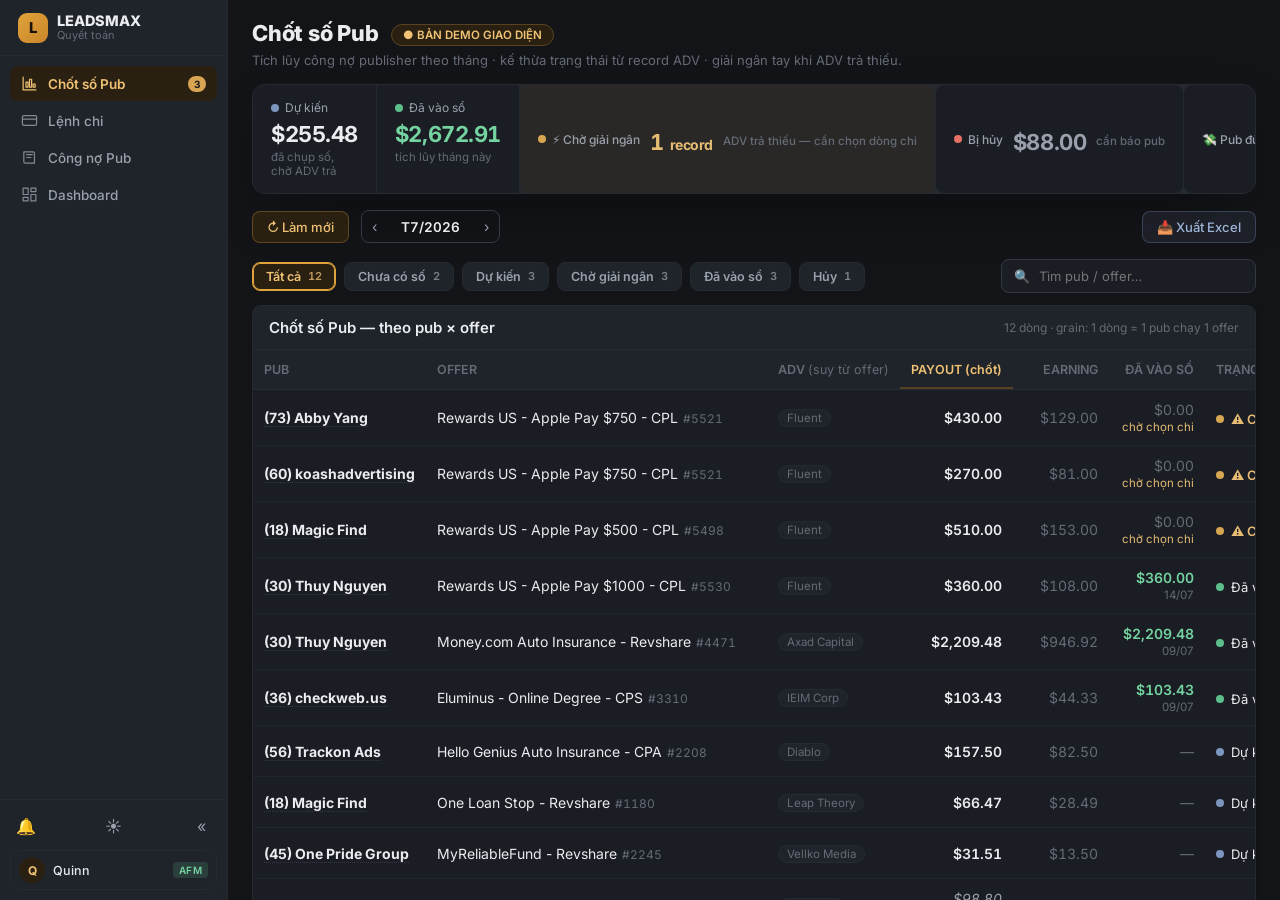
<file: index.html>
<!DOCTYPE html>
<html lang="vi" class="">
<head>
  <meta charset="UTF-8">
  <meta name="viewport" content="width=device-width, initial-scale=1.0">
  <title>Chốt số Pub — LeadsMax (demo AM_PUB)</title>
  <link rel="preconnect" href="https://fonts.googleapis.com">
  <link rel="preconnect" href="https://fonts.gstatic.com" crossorigin>
  <link href="https://fonts.googleapis.com/css2?family=Inter:wght@400;500;600;700;800&display=swap" rel="stylesheet">
  <link rel="stylesheet" href="ember.css">
</head>
<body>
  <div class="app-root">
    <div id="shell"></div>
    <div class="app-main">
      <div class="app-content" id="pageBody"></div>
    </div>
  </div>
  <div id="drawerHost"></div>
  <div id="dialogHost"></div>

  <script src="app.js"></script>
  <script>boot();</script>
</body>
</html>
</file>
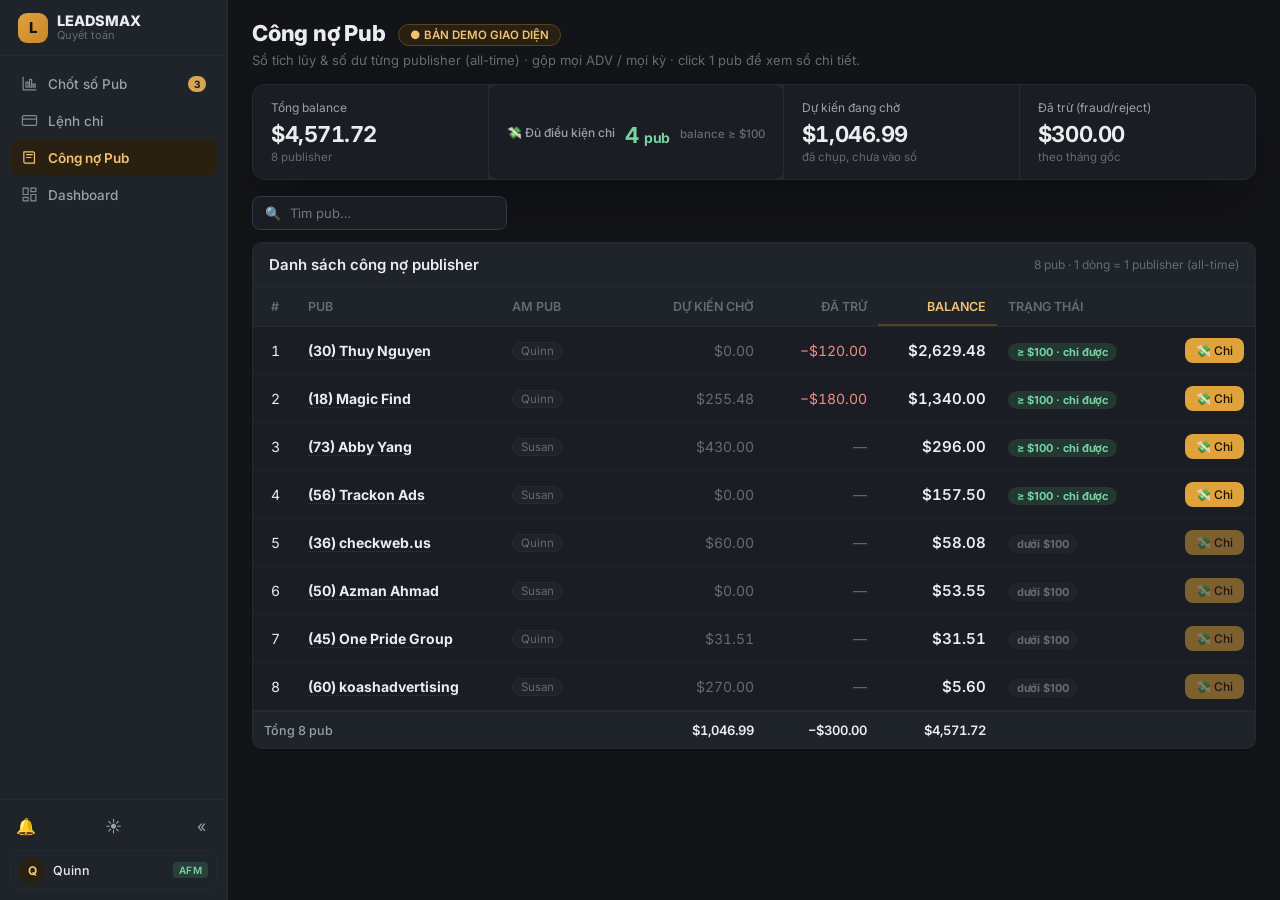
<file: cong-no.html>
<!DOCTYPE html>
<html lang="vi" class="">
<head>
  <meta charset="UTF-8">
  <meta name="viewport" content="width=device-width, initial-scale=1.0">
  <title>Công nợ Pub — LeadsMax (demo AM_PUB)</title>
  <link rel="preconnect" href="https://fonts.googleapis.com">
  <link rel="preconnect" href="https://fonts.gstatic.com" crossorigin>
  <link href="https://fonts.googleapis.com/css2?family=Inter:wght@400;500;600;700;800&display=swap" rel="stylesheet">
  <link rel="stylesheet" href="ember.css">
</head>
<body>
  <div class="app-root">
    <div id="shell"></div>
    <div class="app-main">
      <div class="app-content" id="pageBody"></div>
    </div>
  </div>
  <div id="drawerHost"></div>
  <div id="dialogHost"></div>

  <script src="app.js"></script>
  <script>boot({ mode: 'congno' });</script>
</body>
</html>
</file>
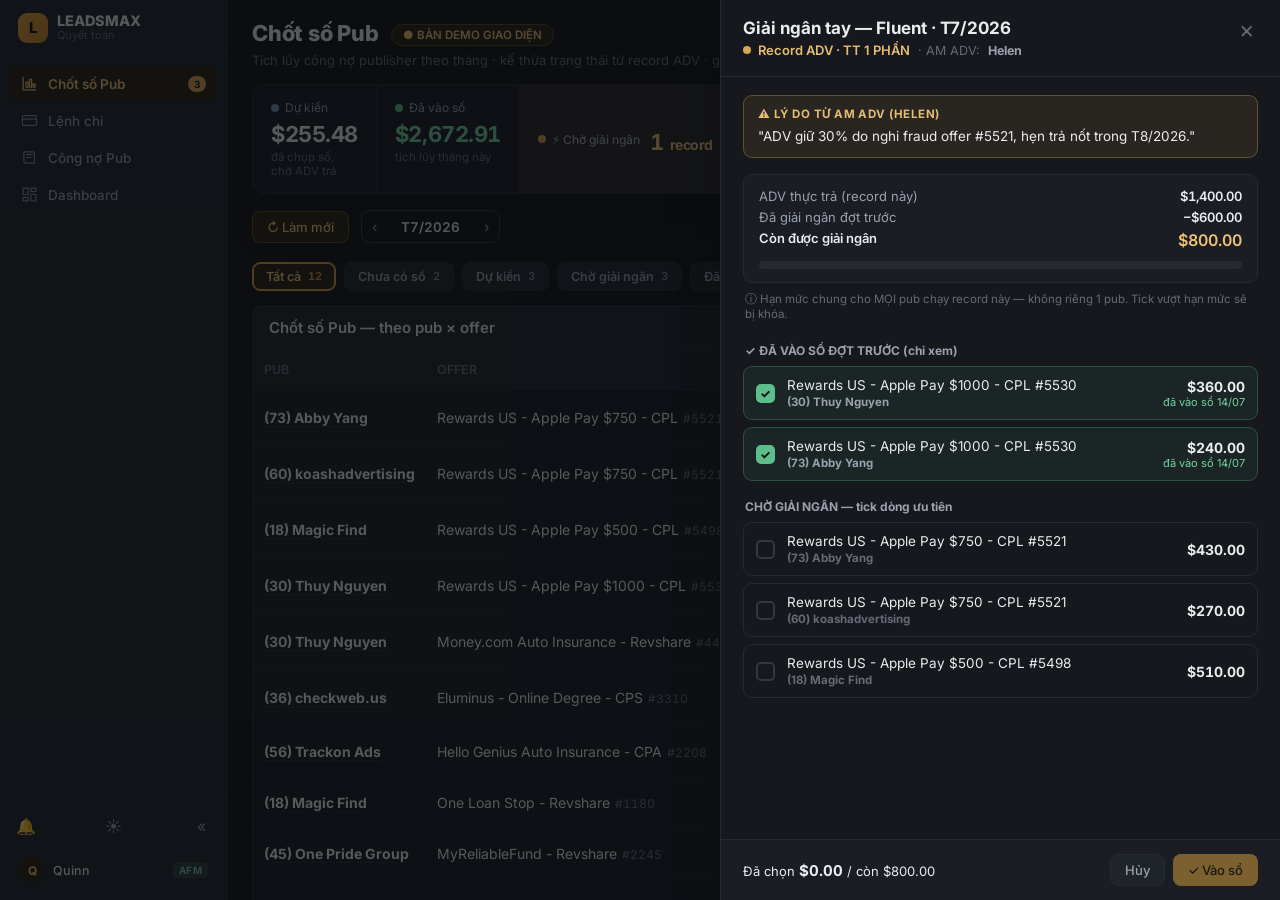
<file: giai-ngan.html>
<!DOCTYPE html>
<html lang="vi" class="">
<head>
  <meta charset="UTF-8">
  <meta name="viewport" content="width=device-width, initial-scale=1.0">
  <title>Giải ngân tay — LeadsMax (demo AM_PUB)</title>
  <link rel="preconnect" href="https://fonts.googleapis.com">
  <link rel="preconnect" href="https://fonts.gstatic.com" crossorigin>
  <link href="https://fonts.googleapis.com/css2?family=Inter:wght@400;500;600;700;800&display=swap" rel="stylesheet">
  <link rel="stylesheet" href="ember.css">
</head>
<body>
  <div class="app-root">
    <div id="shell"></div>
    <div class="app-main">
      <div class="app-content" id="pageBody"></div>
    </div>
  </div>
  <div id="drawerHost"></div>
  <div id="dialogHost"></div>

  <script src="app.js"></script>
  <script>boot({ openDrawer: 'fluent' });</script>
</body>
</html>
</file>
<file: ember.css>
/* ============================================================
   LeadsMax — Ember design tokens + component CSS (MOCKUP)
   Trích trung thực từ src/style/tokens.css + lm-components.css.
   Chỉ dùng cho landing page demo module AM_PUB (chốt số Pub).
   ============================================================ */

/* ── Tokens: DARK (default) ───────────────────────────────── */
:root {
  --lm-bg-deep:#131418; --lm-bg-card:#1A1D23; --lm-bg-header:#1F232A;
  --lm-bg-hover:#1F232A; --lm-bg-overlay:#21252C; --lm-bg-sidebar:#16181D;
  --lm-border:#252A31; --lm-border-strong:#333944; --lm-row-border:rgba(37,42,49,.6);
  --lm-accent:#E0A33B; --lm-accent-hover:#C8862A; --lm-accent-subtle:#2A2012; --lm-accent-line:#574321;
  --lm-success:#5DBE8C; --lm-warning:#D8A552; --lm-error:#E47163; --lm-purple:#9A8CC0;
  --lm-slate:#7C96C0; --lm-grey:#717983;
  --lm-text:#EAECEF; --lm-text-secondary:#9AA1AC; --lm-text-dim:#646B76; --lm-text-disabled:#4A5059;
  --lm-accent-text:#F0C374; --lm-accent-soft-text:#F3D199; --lm-success-text:#74D3A0;
  --lm-green-text:#74D3A0; --lm-warning-text:#E6BC73; --lm-error-text:#F08C7F; --lm-info-text:#9DB4D6;
  --lm-stripe:rgba(255,255,255,.02); --lm-mask:rgba(10,11,14,.66);
  --lm-shadow-sm:0 1px 2px rgba(0,0,0,.30); --lm-shadow-md:0 24px 60px -20px rgba(0,0,0,.45);
  --lm-radius:9px; --lm-radius-lg:13px;
  --lm-alert-row-sticky:#221619; --lm-dirty-row-sticky:#211C12; --lm-scrollbar-thumb:#333944;
  --lm-font:'Inter',system-ui,'Segoe UI',Roboto,'Helvetica Neue',Arial,sans-serif;
  color-scheme:dark;
}
/* ── Tokens: LIGHT ────────────────────────────────────────── */
html.light {
  --lm-bg-deep:#F7F6F3; --lm-bg-card:#FFFFFF; --lm-bg-header:#F4F3EF;
  --lm-bg-hover:#F4F3EF; --lm-bg-overlay:#FFFFFF; --lm-bg-sidebar:#FFFFFF;
  --lm-border:#ECEAE4; --lm-border-strong:#DEDBD2; --lm-row-border:#ECEAE4;
  --lm-accent:#B5791C; --lm-accent-hover:#996414; --lm-accent-subtle:#F6ECD6; --lm-accent-line:#E3CFA3;
  --lm-success:#2F8157; --lm-warning:#B07A14; --lm-error:#C13B2E; --lm-purple:#6B5BA6;
  --lm-slate:#4D6699; --lm-grey:#8A8478;
  --lm-text:#1A1814; --lm-text-secondary:#5E5A52; --lm-text-dim:#9C988D; --lm-text-disabled:#C2BEB3;
  --lm-accent-text:#8A5E14; --lm-accent-soft-text:#6F4B10; --lm-success-text:#226A45;
  --lm-green-text:#226A45; --lm-warning-text:#8A5E14; --lm-error-text:#A82E22; --lm-info-text:#3F5985;
  --lm-stripe:rgba(26,24,20,.02); --lm-mask:rgba(40,38,34,.35);
  --lm-shadow-sm:0 1px 2px rgba(26,24,20,.06); --lm-shadow-md:0 26px 60px -26px rgba(26,24,20,.25);
  --lm-alert-row-sticky:#FCF1EE; --lm-dirty-row-sticky:#FBF3E1; --lm-scrollbar-thumb:#DEDBD2;
  color-scheme:light;
}

/* ── Reset + base ─────────────────────────────────────────── */
* { box-sizing:border-box; }
html,body { margin:0; padding:0; height:100%; }
body { font-family:var(--lm-font); font-size:14.5px; background:var(--lm-bg-deep); color:var(--lm-text); -webkit-font-smoothing:antialiased; }
::-webkit-scrollbar { width:10px; height:10px; }
::-webkit-scrollbar-thumb { background:var(--lm-scrollbar-thumb); border-radius:5px; }
::-webkit-scrollbar-track { background:transparent; }
a { color:inherit; text-decoration:none; }
button { font-family:inherit; }

/* ── App shell (sidebar + main) ───────────────────────────── */
.app-root { display:flex; min-height:100vh; background:var(--lm-bg-deep); }
.sidebar { position:sticky; top:0; height:100vh; width:228px; flex-shrink:0; display:flex; flex-direction:column;
  background:var(--lm-bg-header); border-right:1px solid var(--lm-border); z-index:100; }
.sb-logo { height:56px; flex-shrink:0; display:flex; align-items:center; gap:9px; padding:0 18px; border-bottom:1px solid var(--lm-border); }
.logo-mark { width:30px; height:30px; border-radius:9px; background:linear-gradient(135deg,var(--lm-accent),var(--lm-accent-hover));
  display:grid; place-items:center; color:#1a1206; font-weight:800; font-size:15px; }
.logo-text b { display:block; font-size:14.5px; font-weight:800; color:var(--lm-text); line-height:1.15; }
.logo-text small { display:block; font-size:11px; color:var(--lm-text-dim); margin-top:-1px; }
.sb-nav { flex:1; overflow-y:auto; padding:10px; display:flex; flex-direction:column; gap:2px; }
.sb-link { position:relative; display:flex; align-items:center; gap:10px; padding:9px 11px; border-radius:8px;
  color:var(--lm-text-secondary); font-size:13.5px; font-weight:500; white-space:nowrap; cursor:pointer; transition:color .15s, background .15s; }
.sb-link:hover { color:var(--lm-text); background:var(--lm-bg-hover); }
.sb-link.active { color:var(--lm-accent-text); background:var(--lm-accent-subtle); font-weight:600; }
.sb-ico { width:17px; height:17px; flex-shrink:0; opacity:.82; }
.sb-link.active .sb-ico { opacity:1; }
.sb-label { flex:1; }
.sb-badge { background:var(--lm-warning); color:#14161c; font-size:10px; font-weight:700; padding:1px 6px; border-radius:9px; min-width:16px; text-align:center; line-height:14px; }
.sb-footer { flex-shrink:0; padding:10px; border-top:1px solid var(--lm-border); display:flex; flex-direction:column; gap:8px; }
.sb-actions { display:flex; align-items:center; justify-content:space-between; gap:4px; }
.sb-action-btn { display:inline-flex; align-items:center; justify-content:center; width:32px; height:32px; border-radius:8px; border:none; background:transparent; color:var(--lm-text-secondary); font-size:16px; cursor:pointer; transition:color .15s, background .15s; }
.sb-action-btn:hover { color:var(--lm-text); background:var(--lm-bg-hover); }
.user-chip { display:flex; align-items:center; gap:8px; padding:6px 8px; background:var(--lm-bg-hover); border:1px solid var(--lm-border); border-radius:10px; cursor:pointer; overflow:hidden; }
.user-chip:hover { border-color:var(--lm-accent); background:var(--lm-bg-overlay); }
.user-avatar { display:inline-flex; align-items:center; justify-content:center; width:26px; height:26px; flex-shrink:0; border-radius:50%; background:var(--lm-accent-subtle); color:var(--lm-accent-text); font-size:12px; font-weight:700; }
.user-name { flex:1; color:var(--lm-text); font-size:12.5px; font-weight:500; overflow:hidden; text-overflow:ellipsis; white-space:nowrap; }
.role-badge { font-size:10px; font-weight:600; text-transform:uppercase; letter-spacing:.04em; padding:2px 6px; border-radius:4px; flex-shrink:0; }
.role-badge--afm { background:color-mix(in srgb,var(--lm-success) 18%,transparent); color:var(--lm-success-text); }
.app-main { flex:1; min-width:0; display:flex; flex-direction:column; height:100vh; overflow:hidden; }
.app-content { flex:1; overflow-y:auto; }

/* ── Page + toolbar ───────────────────────────────────────── */
.page { padding:20px 24px; background:var(--lm-bg-deep); min-height:100%; }
.page-h1 { font-size:22px; font-weight:800; margin:0 0 4px; letter-spacing:-.01em; }
.page-sub { color:var(--lm-text-dim); font-size:13px; margin:0 0 16px; }
.toolbar { display:flex; align-items:center; gap:12px; margin-bottom:16px; flex-wrap:wrap; }

/* ── Buttons ──────────────────────────────────────────────── */
.btn { display:inline-flex; align-items:center; gap:6px; padding:7px 14px; border-radius:8px; font-size:13px; font-weight:500; cursor:pointer; border:1px solid transparent; transition:background .15s,color .15s,border-color .15s,box-shadow .15s; white-space:nowrap; }
.btn:disabled { opacity:.5; cursor:not-allowed; }
.btn-primary { background:var(--lm-accent); color:#1A1206; }
.btn-primary:hover:not(:disabled) { background:var(--lm-accent-hover); }
.btn-secondary { background:var(--lm-bg-hover); color:var(--lm-text-secondary); border-color:var(--lm-border); }
.btn-secondary:hover:not(:disabled) { background:var(--lm-bg-overlay); color:var(--lm-text); }
.btn-refresh { background:var(--lm-accent-subtle); color:var(--lm-accent-text); border-color:color-mix(in srgb,var(--lm-accent) 30%,transparent); }
.btn-refresh:hover:not(:disabled) { background:color-mix(in srgb,var(--lm-accent) 22%,transparent); border-color:var(--lm-accent); }
.btn-export { background:color-mix(in srgb,var(--lm-slate) 10%,transparent); color:var(--lm-info-text); border-color:color-mix(in srgb,var(--lm-slate) 30%,transparent); }
.btn-export:hover:not(:disabled) { background:color-mix(in srgb,var(--lm-slate) 20%,transparent); border-color:var(--lm-slate); }
.btn-icon { padding:5px 9px; border-radius:6px; font-size:14px; cursor:pointer; border:1px solid var(--lm-border-strong); background:transparent; color:var(--lm-text-dim); line-height:1; transition:color .15s,border-color .15s,background .15s; }
.btn-icon:hover { color:var(--lm-text); border-color:var(--lm-accent); }
.btn-icon.active { color:var(--lm-accent-text); border-color:var(--lm-accent); background:var(--lm-accent-subtle); }
.month-nav { display:inline-flex; align-items:center; gap:2px; border:1px solid var(--lm-border-strong); border-radius:8px; overflow:hidden; }
.month-nav button { border:none; background:transparent; color:var(--lm-text-secondary); padding:7px 10px; cursor:pointer; font-size:14px; }
.month-nav button:hover { background:var(--lm-bg-hover); color:var(--lm-text); }
.month-nav .mn-label { padding:7px 12px; font-size:13.5px; font-weight:600; color:var(--lm-text); font-variant-numeric:tabular-nums; }

/* ── Summary band (việc hôm nay) ──────────────────────────── */
.summary-band { display:grid; grid-template-columns:repeat(5,1fr); gap:1px; background:var(--lm-border); border:1px solid var(--lm-border); border-radius:var(--lm-radius-lg); overflow:hidden; margin:4px 0 16px; box-shadow:var(--lm-shadow-md); }
.sb-cell { background:var(--lm-bg-card); padding:15px 18px; }
.sb-cell.sb-link { cursor:pointer; transition:background .15s; }
.sb-cell.sb-link:hover { background:var(--lm-bg-hover); }
.sb-lbl { font-size:12px; color:var(--lm-text-secondary); display:flex; align-items:center; gap:6px; }
.sb-val { font-size:22px; font-weight:700; letter-spacing:-.02em; margin-top:6px; font-variant-numeric:tabular-nums; }
.sb-sub { font-size:11.5px; color:var(--lm-text-dim); margin-top:3px; }
.sb-sub b { color:var(--lm-text-secondary); font-weight:600; }
.sb-cell.hot { background:color-mix(in srgb,var(--lm-warning) 8%,var(--lm-bg-card)); }
.sb-cell.hot .sb-val { color:var(--lm-warning-text); }
.sb-cell.ok .sb-val { color:var(--lm-success-text); }
.sb-dot { width:8px; height:8px; border-radius:50%; display:inline-block; }

/* ── Filter chips ─────────────────────────────────────────── */
.chips-row { display:flex; align-items:center; gap:10px; margin-bottom:12px; flex-wrap:wrap; }
.seg-chips { display:flex; gap:8px; flex-wrap:wrap; }
.seg-chip { padding:6px 13px; border-radius:8px; font-size:12.5px; font-weight:600; border:1px solid var(--lm-border); background:var(--lm-bg-hover); color:var(--lm-text-secondary); cursor:pointer; transition:border-color .12s,background .12s,color .12s; display:inline-flex; align-items:center; gap:7px; }
.seg-chip:hover { border-color:var(--lm-accent); color:var(--lm-text); }
.seg-chip.active { border-color:var(--lm-accent); background:var(--lm-accent-subtle); color:var(--lm-accent-text); box-shadow:inset 0 0 0 1px var(--lm-accent); }
.seg-chip .cnt { font-size:11px; opacity:.75; font-variant-numeric:tabular-nums; }
.search-box { display:flex; align-items:center; gap:7px; padding:7px 12px; border:1px solid var(--lm-border-strong); border-radius:8px; background:var(--lm-bg-card); color:var(--lm-text-dim); font-size:13px; min-width:210px; }
.search-box input { border:none; background:transparent; color:var(--lm-text); font-family:inherit; font-size:13px; outline:none; flex:1; }

/* ── Table card + settlement table ────────────────────────── */
.table-card { background:var(--lm-bg-card); border:1px solid var(--lm-border); border-radius:var(--lm-radius); overflow:hidden; box-shadow:var(--lm-shadow-sm); }
.table-hd { display:flex; align-items:center; justify-content:space-between; padding:12px 16px; background:var(--lm-bg-header); border-bottom:1px solid var(--lm-border); }
.table-title { color:var(--lm-text); font-size:15px; font-weight:600; }
.table-meta { color:var(--lm-text-dim); font-size:12px; }
.table-wrap { overflow-x:auto; }

.st { width:100%; border-collapse:collapse; font-size:13px; white-space:nowrap; }
.st thead th { background:var(--lm-bg-header); color:var(--lm-text-dim); font-size:12.5px; font-weight:600; padding:12px 11px; text-align:left; border-bottom:1px solid var(--lm-border); user-select:none; }
.st tbody td { padding:11px 11px; font-size:14px; color:var(--lm-text); border-bottom:1px solid var(--lm-row-border); vertical-align:middle; }
.st tbody tr:hover td { background:var(--lm-bg-hover); }
.st tbody tr:last-child td { border-bottom:none; }
.st thead th.th-in { color:var(--lm-accent-text); box-shadow:inset 0 -2px 0 var(--lm-accent-line); }
.st tbody tr.row-act { cursor:pointer; }
.st tbody tr.row-act:hover td { background:color-mix(in srgb,var(--lm-warning) 8%,transparent); }
.st tbody tr.row-cancel td { color:var(--lm-text-secondary); }

.col-pub { min-width:150px; }
.col-offer { min-width:230px; }
.col-adv { min-width:120px; }
.col-money { min-width:96px; text-align:right; }
.col-status { min-width:150px; }
.col-act { width:44px; text-align:center; }
.st :is(th,td).col-money { text-align:right; }

.c-pub { font-weight:700; color:var(--lm-text); }
.c-offer-name { color:var(--lm-text); }
.c-offer-id { color:var(--lm-text-dim); font-size:12px; margin-left:5px; font-variant-numeric:tabular-nums; }
.c-adv { display:inline-block; padding:1px 8px; border-radius:9px; background:var(--lm-bg-hover); border:1px solid var(--lm-border); color:var(--lm-text-dim); font-size:11.5px; }
.mono { font-variant-numeric:tabular-nums; }
.dim { color:var(--lm-text-dim); }
.dim-i { color:var(--lm-text-secondary); font-style:italic; }
.money-strong { font-weight:600; font-variant-numeric:tabular-nums; }
.sub-remain { font-size:11.5px; color:var(--lm-warning-text); margin-top:2px; }
.sub-book { font-size:11.5px; color:var(--lm-text-dim); margin-top:2px; }

/* ── Status pill ──────────────────────────────────────────── */
.status-pill { display:inline-flex; align-items:center; gap:7px; font-size:13px; white-space:nowrap; }
.status-pill .sdot { width:8px; height:8px; border-radius:50%; flex:none; }
.s-none    { background:var(--lm-grey); }
.s-expected{ background:var(--lm-slate); }
.s-partial { background:var(--lm-warning); }
.s-booked  { background:var(--lm-success); }
.s-cancel  { background:var(--lm-error); }
.pill-warn { color:var(--lm-warning-text); font-weight:600; }
.pill-help { cursor:help; border-bottom:1px dotted currentColor; }

.row-menu { border:1px solid var(--lm-border-strong); background:transparent; color:var(--lm-text-dim); width:28px; height:28px; border-radius:6px; cursor:pointer; font-size:15px; line-height:1; }
.row-menu:hover { color:var(--lm-accent-text); border-color:var(--lm-accent); background:var(--lm-accent-subtle); }

.st tfoot td { background:var(--lm-bg-header); border-top:2px solid var(--lm-border); font-weight:600; padding:10px 11px; font-variant-numeric:tabular-nums; }
.tfoot-label { color:var(--lm-text-secondary); font-weight:500; font-size:12.5px; }

/* ── Alerts ───────────────────────────────────────────────── */
.lm-alert { padding:10px 14px; border-radius:var(--lm-radius); font-size:13px; line-height:1.5; border:1px solid; }
.lm-alert--warning { background:color-mix(in srgb,var(--lm-warning) 10%,transparent); border-color:color-mix(in srgb,var(--lm-warning) 32%,transparent); color:var(--lm-warning-text); }
.lm-alert--info { background:var(--lm-accent-subtle); border-color:var(--lm-accent-line); color:var(--lm-accent-text); }

/* ── Drawer (giải ngân) ───────────────────────────────────── */
.dwr-scrim { position:fixed; inset:0; z-index:2000; display:flex; justify-content:flex-end; background:var(--lm-mask); animation:fade .2s ease; }
@keyframes fade { from { opacity:0; } }
.dwr { height:100%; width:560px; max-width:96vw; display:flex; flex-direction:column; background:var(--lm-bg-sidebar); border-left:1px solid var(--lm-border); box-shadow:var(--lm-shadow-md); animation:slide .26s cubic-bezier(.4,0,.2,1); }
@keyframes slide { from { transform:translateX(100%); } }
.dwr__hd { display:flex; align-items:flex-start; justify-content:space-between; gap:12px; padding:18px 22px; border-bottom:1px solid var(--lm-border); }
.dwr__title { margin:0; font-size:17px; font-weight:700; color:var(--lm-text); }
.dwr__sub { margin:4px 0 0; font-size:12.5px; color:var(--lm-text-dim); display:flex; align-items:center; gap:8px; flex-wrap:wrap; }
.dwr__x { border:none; background:transparent; cursor:pointer; color:var(--lm-text-dim); font-size:24px; line-height:1; padding:0 4px; }
.dwr__x:hover { color:var(--lm-text); }
.dwr__body { flex:1 1 auto; overflow-y:auto; padding:18px 22px; }
.dwr__ft { display:flex; align-items:center; justify-content:space-between; gap:12px; padding:14px 22px; border-top:1px solid var(--lm-border); background:var(--lm-bg-card); }

.reason-box { background:color-mix(in srgb,var(--lm-warning) 10%,transparent); border:1px solid color-mix(in srgb,var(--lm-warning) 32%,transparent); border-radius:var(--lm-radius); padding:11px 14px; margin-bottom:16px; }
.reason-box .rb-lbl { font-size:11.5px; font-weight:700; text-transform:uppercase; letter-spacing:.04em; color:var(--lm-warning-text); display:flex; align-items:center; gap:6px; }
.reason-box .rb-txt { font-size:13.5px; color:var(--lm-text); margin-top:5px; line-height:1.5; }

.limit-card { border:1px solid var(--lm-border); border-radius:var(--lm-radius); padding:13px 15px; margin-bottom:8px; background:var(--lm-bg-card); }
.limit-row { display:flex; justify-content:space-between; gap:12px; font-size:13px; }
.limit-row + .limit-row { margin-top:5px; }
.limit-row .lk { color:var(--lm-text-secondary); }
.limit-row .lv { font-weight:600; font-variant-numeric:tabular-nums; }
.limit-row.remain .lk { color:var(--lm-text); font-weight:600; }
.limit-row.remain .lv { color:var(--lm-accent-text); font-size:16px; }
.bar { height:8px; background:var(--lm-border); border-radius:5px; overflow:hidden; margin-top:11px; }
.bar-fill { height:100%; background:var(--lm-accent); border-radius:5px; transition:width .25s ease; }
.limit-note { font-size:11.5px; color:var(--lm-text-dim); margin:9px 2px 18px; display:flex; align-items:center; gap:6px; }

.disb-group { margin-bottom:14px; }
.disb-group-hd { font-size:12px; font-weight:700; color:var(--lm-text-secondary); padding:4px 2px 8px; display:flex; align-items:center; gap:8px; }
.disb-group-hd .pub-tag { color:var(--lm-text); }
.disb-row { display:flex; align-items:center; gap:12px; padding:10px 12px; border:1px solid var(--lm-border); border-radius:var(--lm-radius); margin-bottom:7px; cursor:pointer; transition:border-color .12s, background .12s; }
.disb-row:hover { border-color:var(--lm-accent-line); }
.disb-row.checked { border-color:var(--lm-accent); background:var(--lm-accent-subtle); }
.disb-row.locked { opacity:.55; cursor:not-allowed; }
.disb-row.done { cursor:default; background:color-mix(in srgb,var(--lm-success) 8%,transparent); border-color:color-mix(in srgb,var(--lm-success) 28%,transparent); }
.disb-row.done:hover { border-color:color-mix(in srgb,var(--lm-success) 28%,transparent); }
.dcheck { width:19px; height:19px; border:2px solid var(--lm-border-strong); border-radius:5px; flex:none; display:grid; place-items:center; color:transparent; font-size:12px; font-weight:800; transition:.12s; }
.disb-row.checked .dcheck { background:var(--lm-accent); border-color:var(--lm-accent); color:#1A1206; }
.disb-row.done .dcheck { background:var(--lm-success); border-color:var(--lm-success); color:#0d1a12; }
.disb-row.locked .dcheck { border-style:dashed; }
.disb-main { flex:1; min-width:0; }
.disb-offer { font-size:13.5px; color:var(--lm-text); }
.disb-meta { font-size:11.5px; color:var(--lm-text-dim); margin-top:2px; }
.disb-amt { font-weight:700; font-variant-numeric:tabular-nums; font-size:14px; white-space:nowrap; }
.disb-flag { font-size:11px; color:var(--lm-error-text); white-space:nowrap; }
.disb-flag.ok { color:var(--lm-success-text); }

.ft-sum { font-size:13px; }
.ft-sum b { font-size:15px; font-variant-numeric:tabular-nums; }
.ft-sum.bad b { color:var(--lm-error-text); }
.ft-actions { display:flex; gap:8px; }

/* ── Toast ────────────────────────────────────────────────── */
.toast-host { position:fixed; bottom:22px; left:50%; transform:translateX(-50%); z-index:3000; display:flex; flex-direction:column; gap:8px; align-items:center; }
.toast { background:var(--lm-bg-overlay); border:1px solid var(--lm-border-strong); color:var(--lm-text); padding:10px 16px; border-radius:9px; font-size:13px; box-shadow:var(--lm-shadow-md); animation:fade .2s ease; }
.toast.ok { border-color:color-mix(in srgb,var(--lm-success) 40%,transparent); }

/* ── Pub drawer: balance + sổ tích lụy ────────────────────── */
.bal-card { border:1px solid var(--lm-border); border-radius:var(--lm-radius-lg); padding:16px 18px; background:linear-gradient(180deg,color-mix(in srgb,var(--lm-accent) 6%,var(--lm-bg-card)),var(--lm-bg-card)); margin-bottom:14px; }
.bal-lbl { font-size:12px; color:var(--lm-text-secondary); display:flex; align-items:center; justify-content:space-between; }
.bal-val { font-size:30px; font-weight:800; letter-spacing:-.02em; margin-top:4px; font-variant-numeric:tabular-nums; color:var(--lm-text); }
.bal-sub { font-size:12px; color:var(--lm-text-dim); margin-top:6px; }
.bal-sub b { color:var(--lm-accent-text); font-weight:600; }
.bal-badge { font-size:11px; font-weight:700; padding:2px 9px; border-radius:20px; }
.bal-badge.ok { background:color-mix(in srgb,var(--lm-success) 16%,transparent); color:var(--lm-success-text); }
.bal-badge.no { background:var(--lm-bg-hover); color:var(--lm-text-dim); }
.bal-actions { display:flex; gap:8px; margin-top:14px; }

.ledger-note { font-size:11.5px; color:var(--lm-text-dim); margin:2px 2px 10px; display:flex; align-items:center; gap:6px; }
.sec-title { font-size:12px; font-weight:700; text-transform:uppercase; letter-spacing:.05em; color:var(--lm-text-secondary); margin:16px 2px 8px; }

.ledger { width:100%; border-collapse:collapse; font-size:13px; }
.ledger th { text-align:left; font-size:11px; font-weight:600; text-transform:uppercase; letter-spacing:.04em; color:var(--lm-text-dim); padding:8px 8px; border-bottom:1px solid var(--lm-border); }
.ledger td { padding:10px 8px; border-bottom:1px solid var(--lm-row-border); vertical-align:top; }
.ledger tr:last-child td { border-bottom:none; }
.ledger .l-date { color:var(--lm-text-dim); font-size:12px; white-space:nowrap; font-variant-numeric:tabular-nums; }
.ledger .l-desc { color:var(--lm-text); }
.ledger .l-desc small { display:block; color:var(--lm-text-dim); font-size:11.5px; margin-top:2px; }
.ledger .l-amt { text-align:right; font-weight:700; font-variant-numeric:tabular-nums; white-space:nowrap; }
.ledger .l-bal { text-align:right; color:var(--lm-text-secondary); font-variant-numeric:tabular-nums; white-space:nowrap; }
.l-plus  { color:var(--lm-success-text); }
.l-minus { color:var(--lm-error-text); }

.etag { display:inline-flex; align-items:center; gap:5px; font-size:11px; font-weight:700; padding:2px 8px; border-radius:20px; white-space:nowrap; }
.etag::before { content:''; width:6px; height:6px; border-radius:50%; background:currentColor; }
.etag.accrual  { background:color-mix(in srgb,var(--lm-success) 14%,transparent); color:var(--lm-success-text); }
.etag.partial  { background:var(--lm-accent-subtle); color:var(--lm-accent-text); }
.etag.deduct   { background:color-mix(in srgb,var(--lm-error) 14%,transparent); color:var(--lm-error-text); }
.etag.payout   { background:color-mix(in srgb,var(--lm-slate) 16%,transparent); color:var(--lm-info-text); }
.etag.reversal { background:color-mix(in srgb,var(--lm-purple) 18%,transparent); color:var(--lm-purple); }
.orig-badge { display:inline-block; margin-left:6px; padding:0 6px; border-radius:9px; background:var(--lm-accent-subtle); color:var(--lm-accent-soft-text); font-size:10.5px; font-weight:600; }

.pay-info-stub { border:1px dashed var(--lm-border-strong); border-radius:var(--lm-radius); padding:14px; color:var(--lm-text-dim); font-size:12.5px; margin-top:8px; display:flex; align-items:center; gap:10px; }
.pay-info-stub .pi-ico { font-size:20px; opacity:.6; }

/* ── Dialog (LmDialog) + form ─────────────────────────────── */
.dlg-scrim { position:fixed; inset:0; z-index:2500; display:grid; place-items:center; background:var(--lm-mask); animation:fade .18s ease; padding:20px; }
.dlg { width:440px; max-width:96vw; background:var(--lm-bg-card); border:1px solid var(--lm-border); border-radius:var(--lm-radius-lg); box-shadow:var(--lm-shadow-md); display:flex; flex-direction:column; overflow:hidden; }
.dlg__hd { padding:16px 20px; border-bottom:1px solid var(--lm-border); display:flex; align-items:center; justify-content:space-between; }
.dlg__title { font-size:15.5px; font-weight:700; color:var(--lm-text); }
.dlg__x { border:none; background:transparent; color:var(--lm-text-dim); font-size:22px; cursor:pointer; line-height:1; }
.dlg__x:hover { color:var(--lm-text); }
.dlg__body { padding:18px 20px; }
.dlg__ft { padding:13px 20px; border-top:1px solid var(--lm-border); display:flex; justify-content:flex-end; gap:8px; }
.dlg-desc { font-size:12.5px; color:var(--lm-text-secondary); line-height:1.5; margin:0 0 14px; }

.field { margin-bottom:14px; }
.field > label { display:block; font-size:12px; font-weight:600; color:var(--lm-text-secondary); margin-bottom:6px; }
.field .req { color:var(--lm-error-text); }
.lm-in { width:100%; padding:9px 12px; border:1px solid var(--lm-border-strong); border-radius:8px; background:var(--lm-bg-deep); color:var(--lm-text); font-family:inherit; font-size:14px; outline:none; transition:border-color .12s, box-shadow .12s; }
.lm-in:focus { border-color:var(--lm-accent); box-shadow:0 0 0 3px var(--lm-accent-subtle); }
.lm-in.emphasis { background:var(--lm-accent-subtle); border-color:var(--lm-accent-line); color:var(--lm-accent-text); font-weight:700; }
textarea.lm-in { resize:vertical; min-height:64px; }
.field-hint { font-size:11.5px; color:var(--lm-text-dim); margin-top:5px; }
.field-hint.warn { color:var(--lm-warning-text); }
.dlg-preview { background:var(--lm-bg-hover); border:1px solid var(--lm-border); border-radius:8px; padding:11px 13px; font-size:13px; display:flex; justify-content:space-between; align-items:center; margin-top:4px; }
.dlg-preview b { font-variant-numeric:tabular-nums; }
.btn-danger { background:color-mix(in srgb,var(--lm-error) 90%,#000); color:#fff; }
.btn-danger:hover:not(:disabled){ background:var(--lm-error); }

/* ── demo banner ──────────────────────────────────────────── */
.demo-flag { display:inline-flex; align-items:center; gap:7px; font-size:11.5px; font-weight:600; color:var(--lm-accent-text); background:var(--lm-accent-subtle); border:1px solid var(--lm-accent-line); border-radius:20px; padding:3px 11px; }

@media (max-width:1100px){ .summary-band{ grid-template-columns:repeat(2,1fr);} .sb-cell:last-child{ grid-column:1/-1;} }
@media (max-width:760px){ .sidebar{ display:none; } }
</file>
